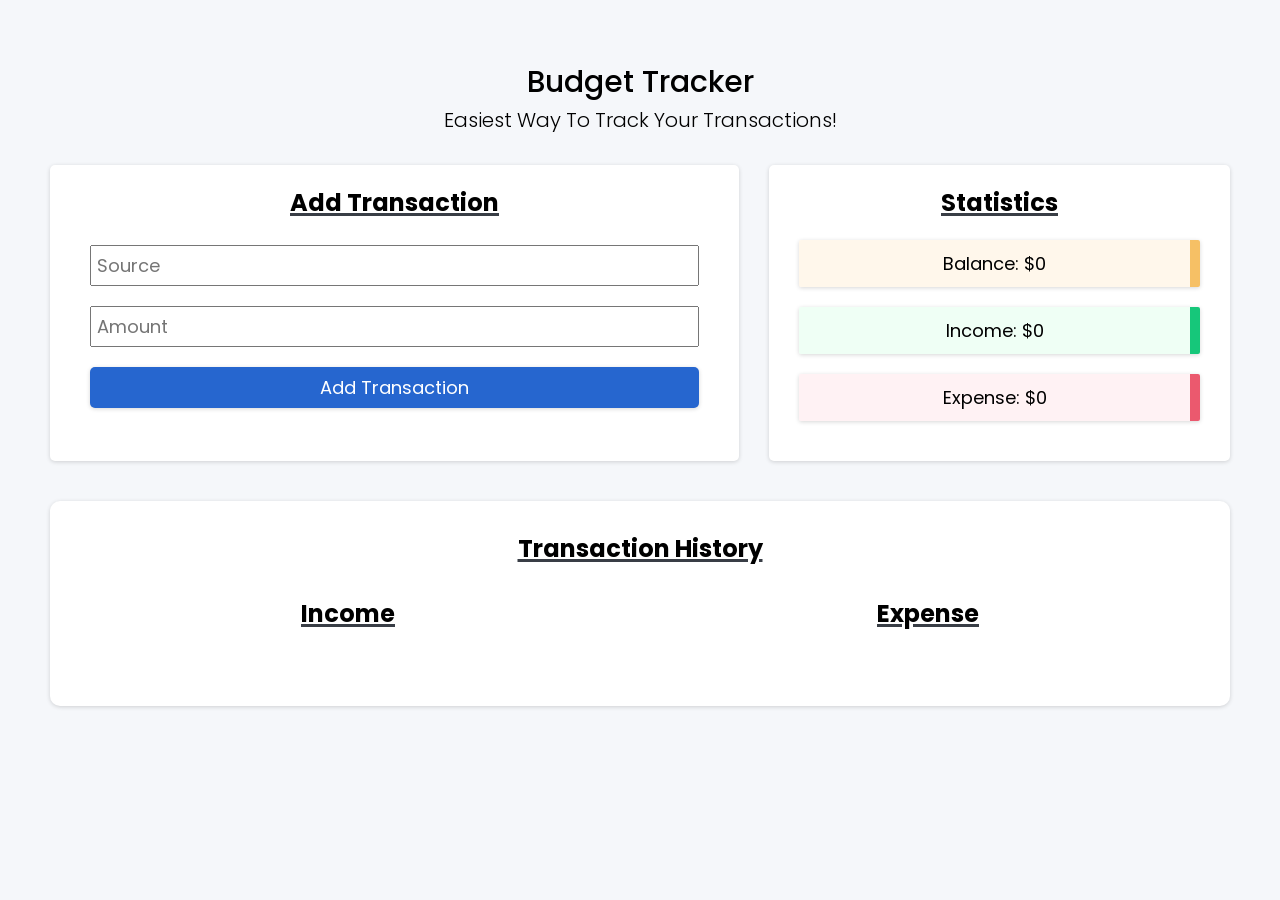
<file: Budget Tracker/index.html>
<!DOCTYPE html>
<html lang="en">
<head>
    <meta charset="UTF-8">
    <meta http-equiv="X-UA-Compatible" content="IE=edge">
    <meta name="viewport" content="width=device-width, initial-scale=1.0">
    <title>Budget Tracker - Easiest Way To Track Your Transactions!</title>

    <link rel="stylesheet" href="./style.css">
</head>
<body>
    <main>
        <div class="outer-wrap">
            <div class="inner-wrap">
                <section class="heading">
                    <p class="title">Budget Tracker</p>
                    <p class="subtitle">Easiest Way To Track Your Transactions!</p>
                </section>

                <section class="transaction-control">
                    <div class="actions">
                        <h3>Add Transaction</h3>
                        <form class="add">
                            <input type="text" name="source" placeholder="Source" autocomplete="off">
                            <input type="number" name="amount" placeholder="Amount" autocomplete="off">
                            <input type="submit" value="Add Transaction">
                        </form>
                    </div>
                    <div class="stats">
                        <h3>Statistics</h3>
                        <p class="balance">
                            Balance: $<span id="balance"></span>
                        </p>
                        <p class="income">
                            Income: $<span id="income"></span>
                        </p>
                        <p class="expense">
                            Expense: $<span id="expense"></span>
                        </p>
                    </div>
                </section>

                <section class="transaction-history">
                    <h3>Transaction History</h3>
                    <div class="records">
                        <div class="income">
                            <h3>Income</h3>
                            <ul class="income-list">

                            </ul>
                        </div>
                        <div class="expense">
                            <h3>Expense</h3>
                            <ul class="expense-list">

                            </ul>
                        </div>
                    </div>

                </section>
            </div>
        </div>
    </main>

    <script src="./index.js"></script>
    
</body>
</html>
</file>
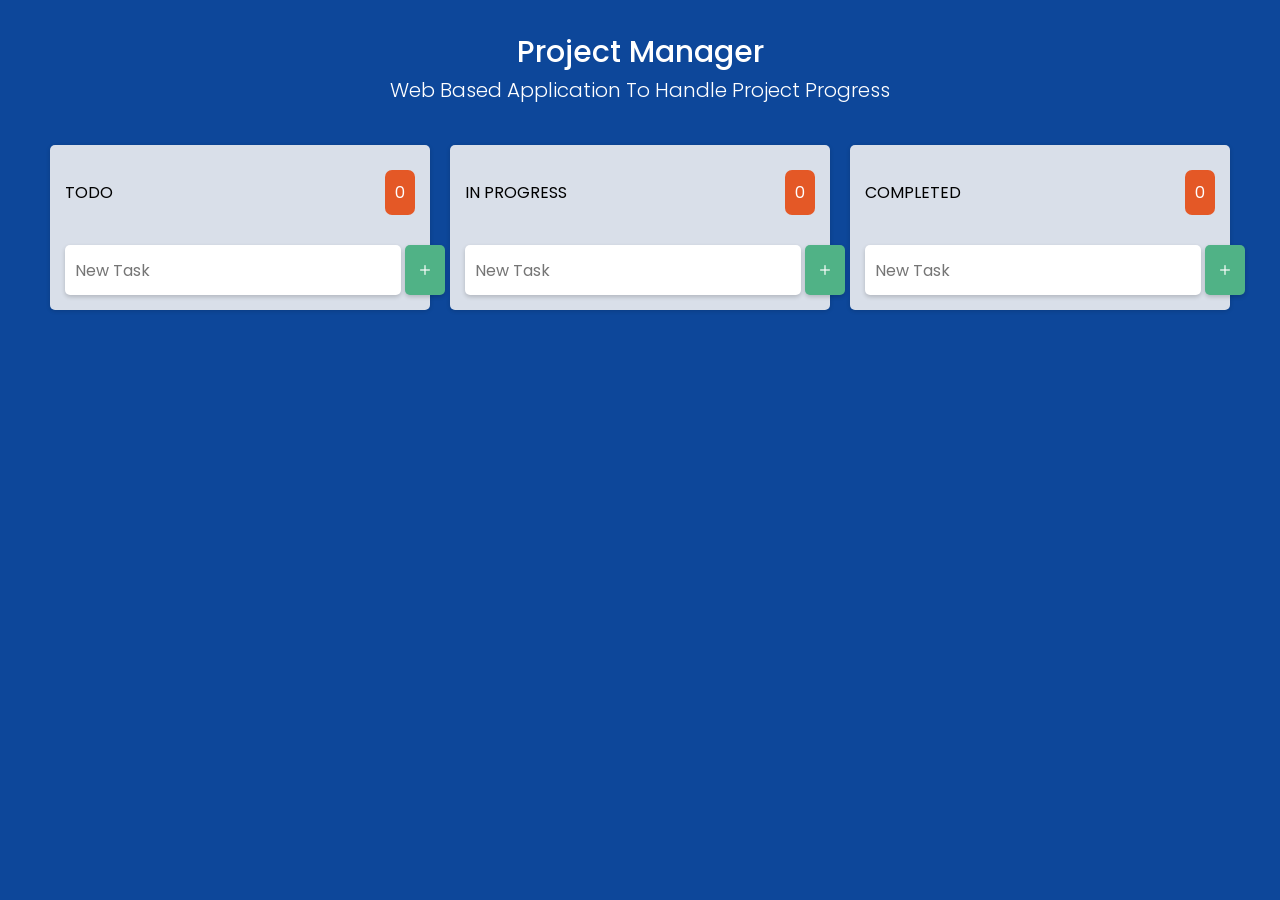
<file: Project Manager/index.html>
<!DOCTYPE html>
<html lang="en">
<head>
    <meta charset="UTF-8">
    <meta http-equiv="X-UA-Compatible" content="IE=edge">
    <meta name="viewport" content="width=device-width, initial-scale=1.0">
    <title>Project Manager - Web Based Application To Handle Project Progress</title>

    <link rel="stylesheet" href="./style.css">
</head>

<body>
    <main>
        <div class="outer-wrap">
            <div class="inner-wrap">
                <section class="heading">
                    <p class="title">Project Manager</p>
                    <p class="subtitle">Web Based Application To Handle Project Progress</p>
                </section>
                <section class="kanban">
                    <div class="taskbox">
                        <div class="title">
                            <p>TODO</p>
                            <span class="todo">2</span>
                        </div>
                        <div class="cards todo" data-id="0">
                        </div>
                        <form class="add">
                            <input type="text" name="task" placeholder="New Task" autocomplete="off" maxlength="30">
                            <button class="bi bi-plus" data-id="0" name="submit"></button>
                        </form>
                    </div>
                    <div class="taskbox">
                        <div class="title">
                            <p>IN PROGRESS</p>
                            <span class="pending">1</span>
                        </div>
                        <div class="cards pending" data-id="1">
                        </div>
                        <form class="add">
                            <input type="text" name="task" placeholder="New Task" autocomplete="off" maxlength="30">
                            <button class="bi bi-plus" data-id="1" name="submit"></button>
                        </form>
                    </div>
                    <div class="taskbox">
                        <div class="title">
                            <p>COMPLETED</p>
                            <span class="completed">2</span>
                        </div>
                        <div class="cards completed" data-id="2">
                        </div>
                        <form class="add">
                            <input type="text" name="task" placeholder="New Task" autocomplete="off" maxlength="30">
                            <button class="bi bi-plus" data-id="2" name="submit"></button>
                        </form>
                    </div>
                </section>
            </div>
        </div>
    </main>

    <script type="module" src="./index.js"></script>
</body>
</html>
</file>
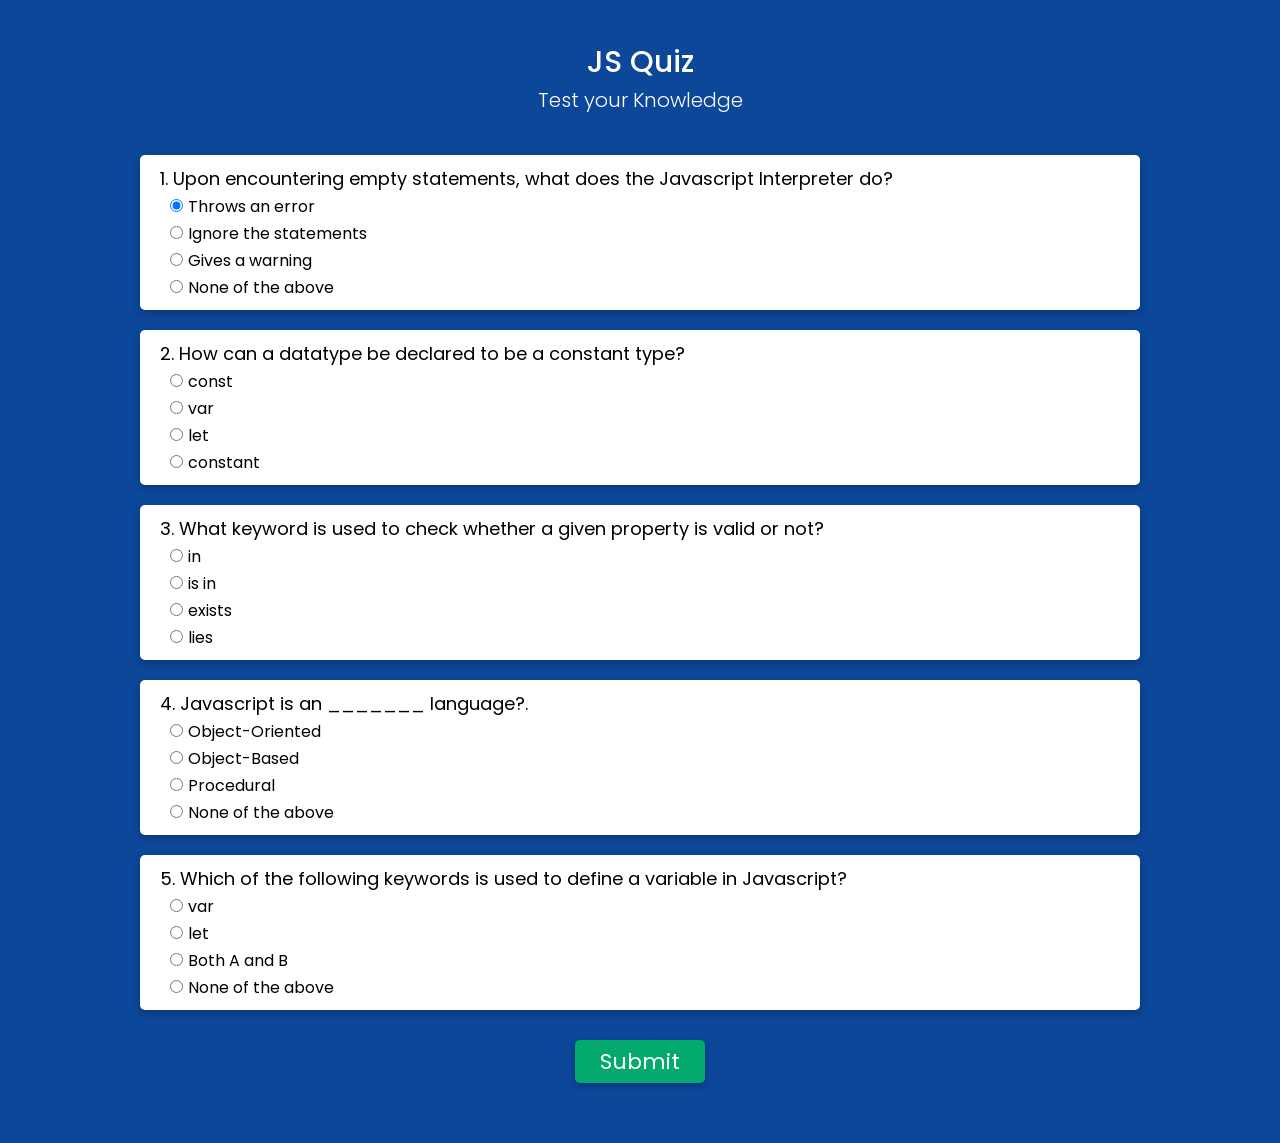
<file: Quiz App/index.html>
<!DOCTYPE html>
<html lang="en">
<head>
    <meta charset="UTF-8">
    <meta http-equiv="X-UA-Compatible" content="IE=edge">
    <meta name="viewport" content="width=device-width, initial-scale=1.0">
    <title>JS Quiz App - Test your Knowledge</title>
    <link rel="stylesheet" href="./style.css">
</head>
<body>

    <main>
        <section class="quiz">
            <div class="heading">
                <p class="title">JS Quiz</p>
                <p class="subtitle">Test your Knowledge</p>
            </div>

            <div class="result hide">
                <p>Your Score is 5/5!</p>
                <p class="reload">
                    <button onclick="document.location.reload(true)">Try Again?</button>
                </p>
            </div>

            <form class="quiz-form">
                <div class="question">
                    <p>1. Upon encountering empty statements, what does the Javascript Interpreter do?</p>
                    <div class="option">
                        <input type="radio" name="q1" value="A" checked>
                        <label for="q1">Throws an error</label>
                    </div>
                    <div class="option">
                        <input type="radio" name="q1" value="B">
                        <label for="q1">Ignore the statements</label>
                    </div>
                    <div class="option">
                        <input type="radio" name="q1" value="C">
                        <label for="q1">Gives a warning</label>
                    </div>
                    <div class="option">
                        <input type="radio" name="q1" value="D">
                        <label for="q1">None of the above</label>
                    </div>
                </div>
                <div class="question">
                    <p>2. How can a datatype be declared to be a constant type?</p>
                    <div class="option">
                        <input type="radio" name="q2" value="A">
                        <label for="q2">const</label>
                    </div>
                    <div class="option">
                        <input type="radio" name="q2" value="B">
                        <label for="q2">var</label>
                    </div>
                    <div class="option">
                        <input type="radio" name="q2" value="C">
                        <label for="q2">let</label>
                    </div>
                    <div class="option">
                        <input type="radio" name="q2" value="D">
                        <label for="q2">constant</label>
                    </div>
                </div>
                <div class="question">
                    <p>3. What keyword is used to check whether a given property is valid or not?</p>
                    <div class="option">
                        <input type="radio" name="q3" value="A">
                        <label for="q3">in</label>
                    </div>
                    <div class="option">
                        <input type="radio" name="q3" value="B">
                        <label for="q3">is in</label>
                    </div>
                    <div class="option">
                        <input type="radio" name="q3" value="C">
                        <label for="q3">exists</label>
                    </div>
                    <div class="option">
                        <input type="radio" name="q3" value="D">
                        <label for="q3">lies</label>
                    </div>
                </div>
                <div class="question">
                    <p>4. Javascript is an _______ language?.</p>
                    <div class="option">
                        <input type="radio" name="q4" value="A">
                        <label for="q4">Object-Oriented</label>
                    </div>
                    <div class="option">
                        <input type="radio" name="q4" value="B">
                        <label for="q4">Object-Based</label>
                    </div>
                    <div class="option">
                        <input type="radio" name="q4" value="C">
                        <label for="q4">Procedural</label>
                    </div>
                    <div class="option">
                        <input type="radio" name="q4" value="D">
                        <label for="q4">None of the above</label>
                    </div>
                </div>
                <div class="question">
                    <p>5. Which of the following keywords is used to define a variable in Javascript?</p>
                    <div class="option">
                        <input type="radio" name="q5" value="A">
                        <label for="q5">var</label>
                    </div>
                    <div class="option">
                        <input type="radio" name="q5" value="B">
                        <label for="q5">let</label>
                    </div>
                    <div class="option">
                        <input type="radio" name="q5" value="C">
                        <label for="q5">Both A and B</label>
                    </div>
                    <div class="option">
                        <input type="radio" name="q5" value="D">
                        <label for="q5">None of the above</label>
                    </div>
                </div>
                <div class="submit">
                    <input type="submit" value="Submit">
                </div>
            </form>
        </section>
    </main>  
    <script src="./index.js"></script>
</body>
</html>
</file>
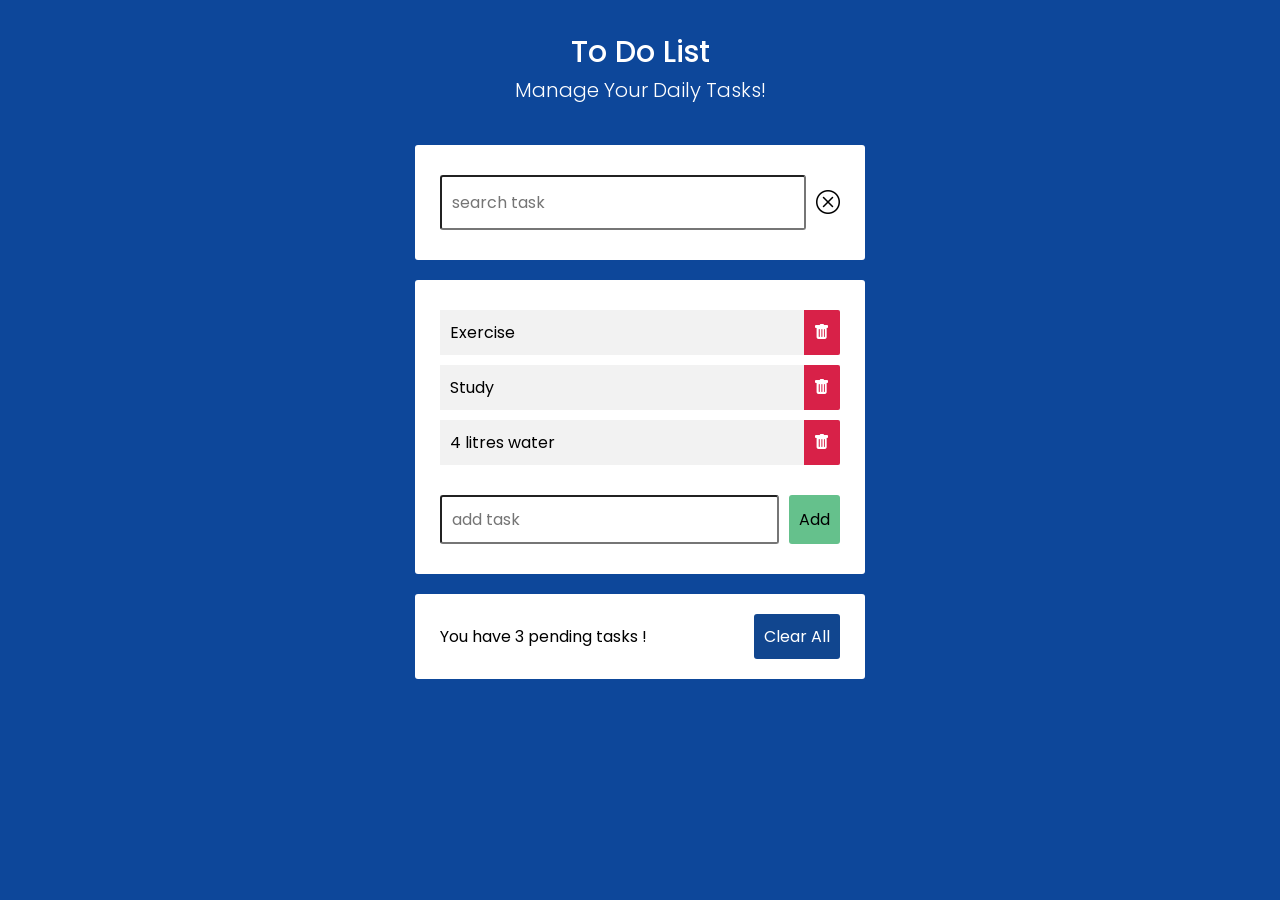
<file: To do List/index.html>
<!DOCTYPE html>
<html lang="en">
<head>
    <meta charset="UTF-8">
    <meta http-equiv="X-UA-Compatible" content="IE=edge">
    <meta name="viewport" content="width=device-width, initial-scale=1.0">
    <title>To Do List - Manage Your Daily Tasks!</title>
    <link rel="stylesheet" href="./style.css">
</head>
<body>
    <main>
        <div class="wrap">
            <section class="heading">
                <p class="title">To Do List</p>
                <p class="subtitle">Manage Your Daily Tasks!</p>
            </section>

            <section class="task-manager">
                <div class="search-box">
                    <form class="search">
                        <input type="text" name="task" placeholder="search task" autocomplete="off">
                        <i class="bi bi-x-circle reset"></i>
                    </form>
                </div>
                <div class="task-box">
                    <ul class="tasks">
                        <li>
                            <span>Exercise</span>
                            <i class="bi bi-trash-fill delete"></i>
                        </li>
                        <li>
                            <span>Study</span>
                            <i class="bi bi-trash-fill delete"></i>
                        </li>
                        <li>
                            <span>4 litres water</span>
                            <i class="bi bi-trash-fill delete"></i>
                        </li>
                    </ul>
                    <form class="add">
                        <input type="text" name="task" placeholder="add task" autocomplete="off">
                        <input type="submit" value="Add">
                    </form>
                </div>
                <div class="message">
                    <span></span>
                    <button class="clear">Clear All</button>
                </div>
            </section>
        </div>
    </main>

    <script src="./index.js"></script>
    
</body>
</html>
</file>
<file: Budget Tracker/style.css>
@import url('https://fonts.googleapis.com/css2?family=Poppins:ital,wght@0,100;0,200;0,300;0,400;0,500;0,600;0,700;0,800;0,900;1,100;1,200;1,300;1,400;1,500;1,600;1,700;1,800;1,900&family=Roboto&display=swap');
@import url("https://cdn.jsdelivr.net/npm/bootstrap-icons@1.8.2/font/bootstrap-icons.css");

:root{
    --box-shadow: rgba(0, 0, 0, 0.16) 0px 1px 4px;
}

* {
    margin: 0;
    padding: 0;
    box-sizing: border-box;
    font-size: 16px;
    font-family: 'Poppins', sans-serif;
    text-decoration: none;
    list-style: none;
}

h3{
    text-align: center;
    margin-bottom: 15px;
    text-decoration: underline solid #393E46 3px;
    font-size: 24px;
}

.outer-wrap{
    width: 100%;
    min-height: 100vh;
    background-color: #F5F7FA;
    padding: 30px;
}

.inner-wrap{
    max-width: 1200px;
    margin: auto;
}

.heading {
    margin: 30px auto;
    padding: 0px 20px;
}

.heading .title{
    font-size: 30px;
    color: #000000;
    font-weight: 500;
    text-align: center;
}

.heading .subtitle{
    font-size: 20px;
    color: #000000;
    font-weight: 300;
    text-align: center;
}

.transaction-control{
    display: flex;
    justify-content: space-around;
    flex-wrap: wrap;
    gap: 10px;
    margin: 30px auto;
}

.actions, .stats{
    flex-grow: 1;
    background-color: #FFFFFF;
    padding: 20px;
    box-shadow: var(--box-shadow);
    border-radius: 5px;
    margin: 0px 10px;
}

.actions .add{
    display: flex;
    flex-direction: column;
    margin: 10px;
}

.actions .add input{
    font-size: 18px;
    padding: 5px;
    margin: 10px;
}

.actions .add input[type="submit"]{
    padding: 7px 15px;
    border-radius: 5px;
    border: 0px;
    background-color: #2666CF;
    color: #FFFFFF;
    cursor: pointer;
    box-shadow: var(--box-shadow);
}

.stats p{
    background-color: #bed7ff;
    margin: 20px 10px;
    padding: 10px 20px;
    box-shadow: var(--box-shadow);
    font-size: 18px;
    border-radius: 2px;
    text-align: center;
}

.stats p.balance{
    background-color: #fff2dd92;
    border-right: 10px solid #F6C065;
}

.stats p.income{
    background-color: #e7fff1ad;
    border-right: 10px solid #16c77a;
}

.stats p.expense{
    background-color: #ffeef0bb;
    border-right: 10px solid #EB596E;
}

.stats p span{
    font-size: 18px;
}

.transaction-history{
    margin: 40px 10px;
    background-color: #FFFFFF;
    border-radius: 10px;
    padding: 30px 0px;
    box-shadow: var(--box-shadow);
}

.records{
    display: flex;
    justify-content: space-around;
    flex-wrap: wrap;
    gap: 20px;
    margin: 20px;
}

.records div{
    flex-grow: 1;
    padding: 10px;
}

.records li{
    display: flex;
    justify-content: space-between;
    background-color: #FFFFFF;
    padding: 10px;
    margin: 12px 0px;
    min-width: 250px;
    box-shadow: var(--box-shadow);
    font-size: 18px;
}

.records .income li{
    border-left: 10px solid #2ECC71;
}

.records .expense li{
    border-left: 10px solid #DF5E5E;
}

.records li p:first-child{
    flex-grow: 1;
    display: flex;
    flex-direction: column;
}

.records span{
    font-size: 18px;
}

.records span#time{
    color: #717171;
    font-size: 12px;
}

.records i.delete{
    margin-left: 15px;
    color: #082032;
    cursor: pointer;
    font-size: 18px;
}

.records i.delete:hover{
    color: #B42B51;
}
</file>
<file: Project Manager/style.css>
@import url('https://fonts.googleapis.com/css2?family=Poppins:ital,wght@0,100;0,200;0,300;0,400;0,500;0,600;0,700;0,800;0,900;1,100;1,200;1,300;1,400;1,500;1,600;1,700;1,800;1,900&family=Roboto&display=swap');
@import url("https://cdn.jsdelivr.net/npm/bootstrap-icons@1.8.2/font/bootstrap-icons.css");

:root{
    --box-shadow: rgba(0, 0, 0, 0.16) 0px 1px 4px;
}

* {
    margin: 0;
    padding: 0;
    box-sizing: border-box;
    font-size: 16px;
    font-family: 'Poppins', sans-serif;
    text-decoration: none;
    list-style: none;
}

.hide{
    display: none;
}

.outer-wrap{
    width: 100%;
    min-height: 100vh;
    background-color: #0D479A;
    padding: 30px;
}

.inner-wrap{
    max-width: 1200px;
    margin: auto;
}

.heading{
    margin-bottom: 30px;
}

.heading .title{
    font-size: 30px;
    color: #FFFFFF;
    font-weight: 500;
    text-align: center;
}

.heading .subtitle{
    font-size: 20px;
    color: #FFFFFF;
    font-weight: 300;
    text-align: center;
}

.kanban{
    display: flex;
    justify-content: space-evenly;
    align-items: flex-start;
    min-height: 80vh;
}

.taskbox{
    background-color: #D9DFE9;
    padding: 15px;
    border-radius: 5px;
    min-width: 325px;
    max-width: 500px;
    box-shadow: var(--box-shadow);
    margin: 10px;
    display: flex;
    flex-direction: column;
}

.taskbox .title{
    display: flex;
    justify-content: space-between;
    align-items: center;
    padding: 10px 0px;
}

.taskbox .title span{
    background-color: #E45826;
    color: #FFFFFF;
    padding: 10px;
    font-size: 16px;
    border-radius: 7px;
}

.cards{
    padding: 10px 5px;
}

.card{
    background-color: #FFFFFF;
    margin: 10px 0px;
    padding: 10px;
    border-radius: 5px;
    display: flex;
    flex-direction: column;
    box-shadow: var(--box-shadow);
}

.card input{
    background-color: #FFFFFF;
    margin: 10px 0px;
    padding: 10px;
    border-radius: 5px;
    box-shadow: rgba(99, 99, 99, 0.2) 0px 2px 8px 0px;
    border: 0px;
}

.card div{
    display: flex;
    justify-content: space-between;
}

.card div span{
    font-size: 12px;
    padding: 5px 0px;
    align-self: center;
    
}

.card div span.task-id{
    background-color: #002366;
    padding: 5px;
    color: #FFFFFF;
    border-radius: 5px;
}

.card button{
    color: #FFFFFF;
    font-size: 14px;
    padding: 8px;
    border-radius: 5px;
    cursor: pointer;
    margin-left: 1px;
    border: 0px;
    box-shadow: rgba(0, 0, 0, 0.18) 0px 2px 4px;
}

.card .edit{
    background-color: #646464;
}

.card .update{
    background-color: #005ed8;
}

.card .delete{
    background-color: #e20000;
}

.card.dragging{
    opacity: 0.4;
}

.add{
    display: flex;
}

.add input{
    flex-grow: 1;
    padding: 10px;
    border-radius: 5px;
    border: 0px;
    box-shadow: rgba(0, 0, 0, 0.18) 0px 2px 4px;
    font-size: 16px;
}

.add button{
    background-color: #50B286;
    color: #FFFFFF;
    font-size: 20px;
    padding: 10px;
    border: 0px;
    border-radius: 5px;
    box-shadow: rgba(0, 0, 0, 0.18) 0px 2px 4px;
    cursor: pointer;
    margin-left: 4px;
}

@media (max-width: 1080px){
    .kanban{
        flex-direction: column;
        align-items: center;
    }
}
</file>
<file: Quiz App/style.css>
@import url('https://fonts.googleapis.com/css2?family=Poppins:ital,wght@0,100;0,200;0,300;0,400;0,500;0,600;0,700;0,800;0,900;1,100;1,200;1,300;1,400;1,500;1,600;1,700;1,800;1,900&family=Roboto&display=swap');
@import url("https://cdn.jsdelivr.net/npm/bootstrap-icons@1.8.2/font/bootstrap-icons.css");

:root{
    --box-shadow: rgba(0, 0, 0, 0.24) 0px 3px 8px;
}

* {
    margin: 0;
    padding: 0;
    box-sizing: border-box;
    font-size: 16px;
    font-family: 'Poppins', sans-serif;
    text-decoration: none;
    list-style: none;
}

.quiz{
    background-color: #0d479a;
    padding: 30px;
}

.heading{
    margin: 10px auto 40px auto;
}

.heading .title{
    font-size: 30px;
    color: #ffffff;
    font-weight: 500;
    text-align: center;
}

.heading .subtitle{
    font-size: 20px;
    color: #ffffff;
    font-weight: 300;
    text-align: center;
}

.result{
    text-align: center;
    min-width: 350px;
    max-width: 400px;
    margin: 20px auto;
    border-radius: 5px;
    background-color: #ffffff;
    box-shadow: var(--box-shadow);
}

.result p:first-child{
    padding: 10px 20px;
}

.hide{
    display: none;
}

.reload button{
    background-color: #04AA6D;
    color: #ffffff;
    padding: 10px 20px;
    border-radius: 0px 0px 5px 5px;
    width: 100%;
    border: 0px;
}

.reload button:hover{
    background-color: #03a369;
    cursor: pointer;
}

.quiz-form{
    max-width: 1000px;
    margin: auto;
}

.question{
    background-color: #ffffff;
    padding: 10px 20px;
    border-radius: 5px;
    margin: 20px 0px;
    box-shadow: var(--box-shadow);
}

.question > * {
    font-size: 18px;
}

.option {
    margin-left: 10px;
}

.correct{
    background-color: #c8ffdf;
}

.wrong{
    background-color: #ffd1d1;
}

.submit{
    text-align: center;
    margin: 30px 0px;
}

.submit input {
    background-color: #04AA6D;
    padding: 5px 25px;
    color: #ffffff;
    font-size: 22px;
    border-radius: 5px;
    box-shadow: var(--box-shadow);
    border: 0px;
}

.submit input:hover{
    background-color: #03a369;
    cursor: pointer;
}
</file>
<file: To do List/style.css>
@import url('https://fonts.googleapis.com/css2?family=Poppins:ital,wght@0,100;0,200;0,300;0,400;0,500;0,600;0,700;0,800;0,900;1,100;1,200;1,300;1,400;1,500;1,600;1,700;1,800;1,900&family=Roboto&display=swap');
@import url("https://cdn.jsdelivr.net/npm/bootstrap-icons@1.8.2/font/bootstrap-icons.css");

:root{
    --box-shadow: rgba(0, 0, 0, 0.24) 0px 3px 8px;
}

* {
    margin: 0;
    padding: 0;
    box-sizing: border-box;
    font-size: 16px;
    font-family: 'Poppins', sans-serif;
    text-decoration: none;
    list-style: none;
}

.hide{
    display: none !important;
}

.wrap{
    background-color: #0d479a;
    min-height: 100vh;
    padding: 20px;
}

.heading{
    margin: 10px auto 40px auto;
}

.heading .title{
    font-size: 30px;
    color: #ffffff;
    font-weight: 500;
    text-align: center;
}

.heading .subtitle{
    font-size: 20px;
    color: #ffffff;
    font-weight: 300;
    text-align: center;
}

.task-manager{
    min-width: 350px;
    max-width: 450px;
    margin: auto;
}

.search-box, .task-box, .message{
    background-color: #ffffff;
    padding: 20px 25px;
    border-radius: 3px;
    margin: 20px 0px;
}

.search-box .search{
    display: flex;
    margin: 10px 0px;
}

.search-box input{
    border-radius: 3px;
    width: 100%;
    margin-right: 10px;
    padding: 10px;
    font-size: 16px;
}

.search-box i.reset{
    font-size: 24px;
    height: 100%;
    padding: 10px 0px;
    cursor: pointer;
}

.task-box .tasks{
    margin: 10px 0px;
}

.task-box li{
    background-color: #f2f2f2;
    margin: 10px 0px;
    display: flex;
    justify-content: space-between;
}

.task-box span{
    padding: 10px;
}

.task-box i.delete{
    color: #ffffff;
    background-color: #D82148;
    border-radius: 0px 2px 2px 0px;
    height: 100%;
    padding: 10px;
    cursor: pointer;
}

.task-box .add{
    display: flex;
    margin: 30px 0px 10px 0px;
}

.task-box input[type="text"]{
    border-radius: 3px;
    width: 100%;
    margin-right: 10px;
    padding: 10px;
    font-size: 16px;
}

.task-box input[type="submit"]{
    padding: 10px;
    font-size: 16px;
    cursor: pointer;
    background-color: #65C18C;
    border: 0px;
    border-radius: 3px;
}

.message {
    display: flex;
    justify-content: space-between;
    align-items: center;
}

.message .clear{
    border: 0px;
    background-color: #11468F;
    color: #ffffff;
    cursor: pointer;
    padding: 10px;
    font-size: 16px;
    border-radius: 3px;
}
</file>
